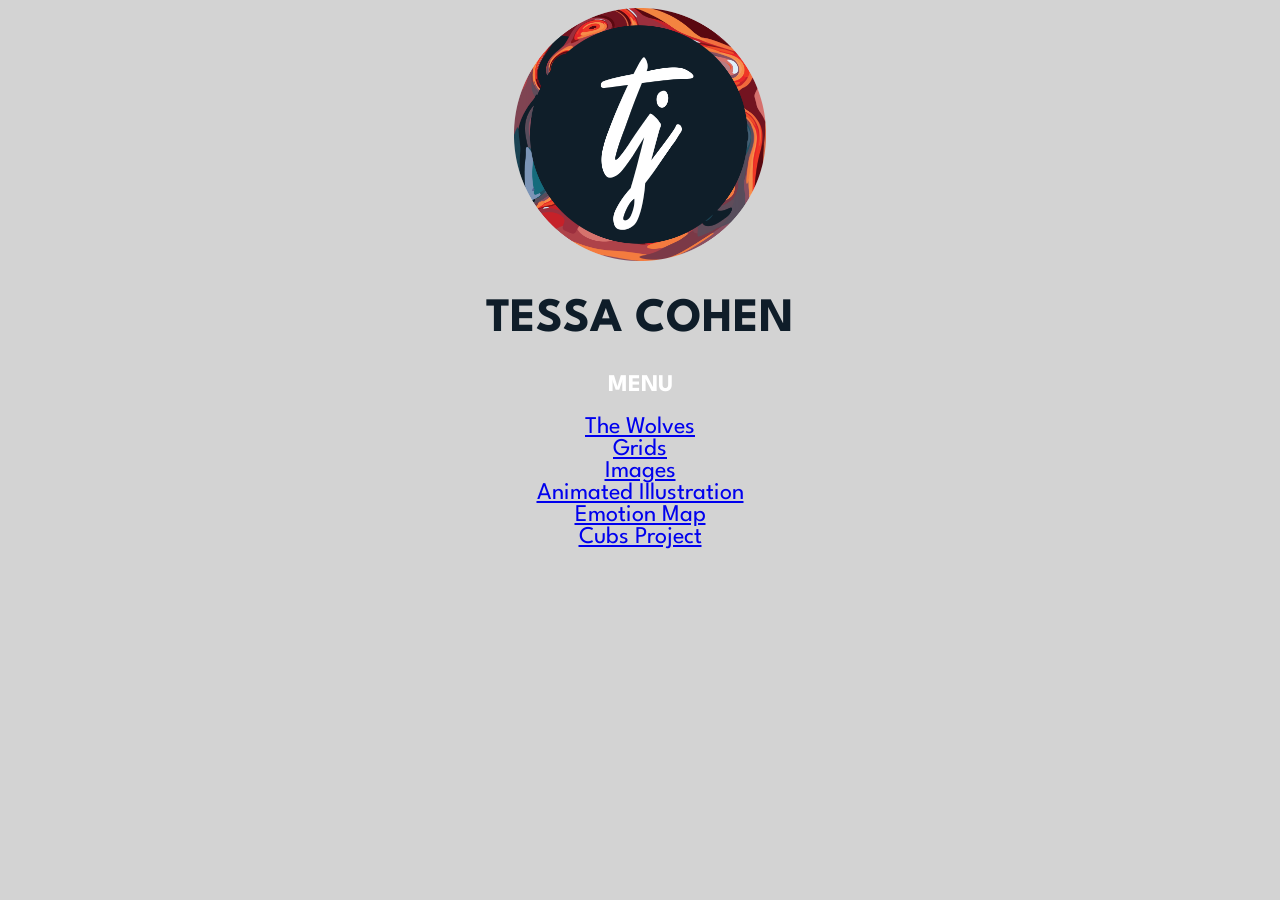
<file: index.html>
<!DOCTYPE html>
<html lang="en">
    <link href="style.css" rel="stylesheet" type="text/css">
    
<head>
    <meta charset="UTF-8">
    <link href="https://fonts.googleapis.com/css?family=Spartan&display=swap" rel="stylesheet">
</head>

    <body>
            <center><img class="image" src="logo.gif" style="width:20%;height:auto;"></center>
<center><font size="5" color="#0f1d29" font face="Spartan"><h1>TESSA COHEN</h1></font></center>
        <center><font color="white" font face="Spartan"><h2>MENU</h2></font></center>
        <div class=menu>
            <center><font size="5" color="white" font face="Spartan"><a href="WolvesProject/index.html">The Wolves</a></font></center>
        </div>
        <div class=menu>
            <center><font size="5" color="white" font face="Spartan"><a href="Grids/grids.html">Grids</a></font></center>
        </div>
        <div id=menu>
            <center><font size="5" color="white" font face="Spartan"><a href="Images/images.html">Images</a></font></center>
        </div>
        <div class=menu>
            <center><font size="5" color="white" font face="Spartan"><a href="mySVGTest/index.html">Animated Illustration</a></font></center>
        </div>
        <div class=menu>
            <center><font size="5" color="white" font face="Spartan"><a href="Emotion%20Map/index.html">Emotion Map</a></font></center>
        </div>
        <div class=menu>
            <center><font size="5" color="white" font face="Spartan"><a href="CubsV2/index.html">Cubs Project</a></font></center>
        </div>
    
    </body>
</html>
</file>
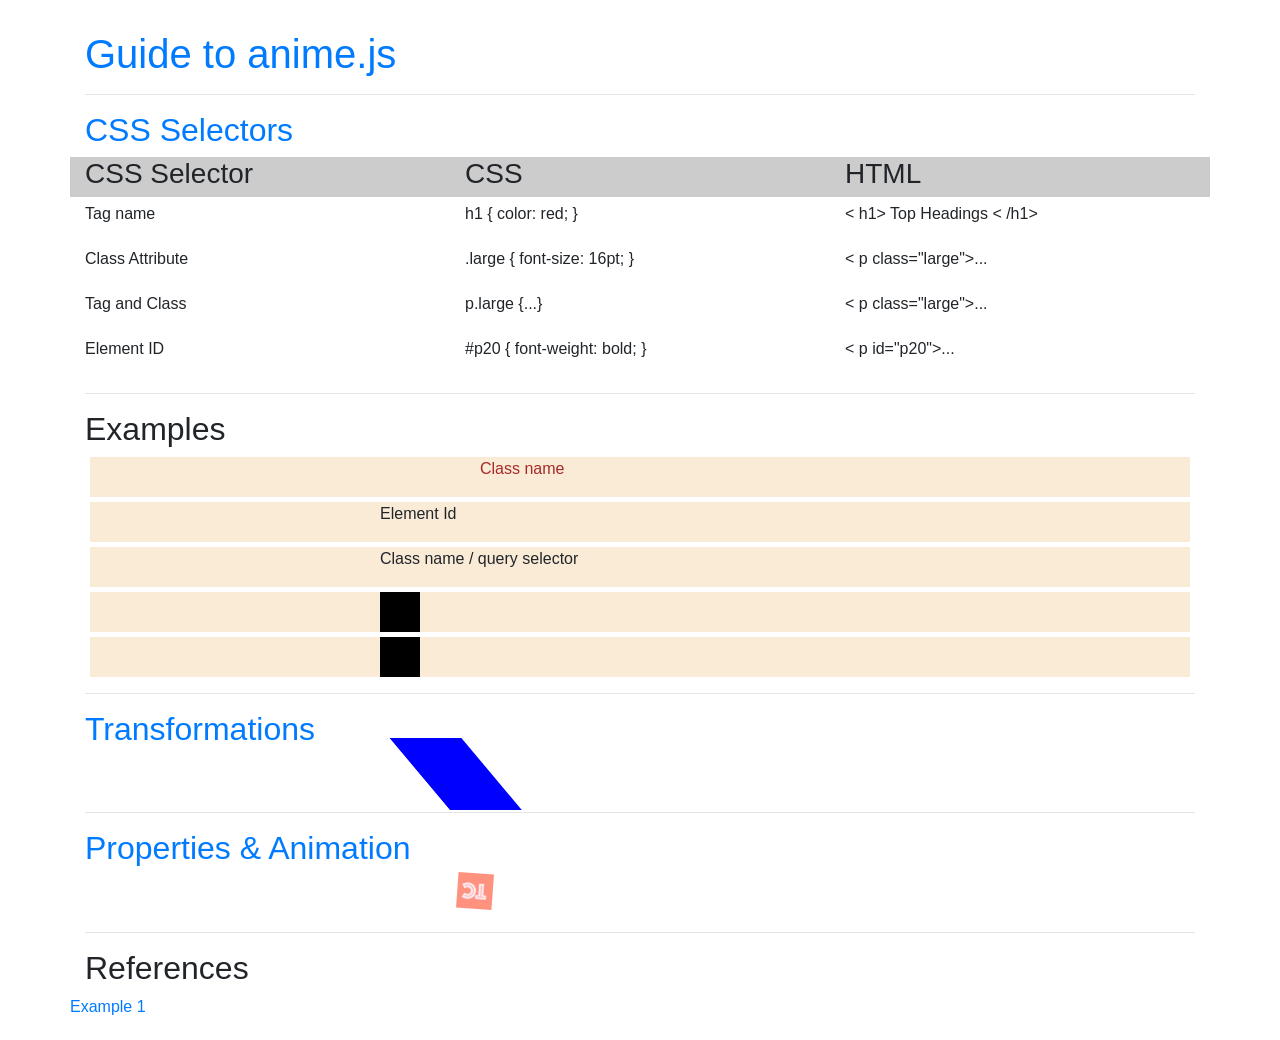
<file: animeCSS/index.html>
<!DOCTYPE html>
<html lang="en">

<head>
    <meta charset="UTF-8">

    <!-- libraries -->
    <script src="libs/anime.min.js" type="text/javascript"></script>

    <!-- css style -->
    <link rel="stylesheet" href="css/myStyles.css">

    <!-- bootstrap style -->
    <link rel="stylesheet" href="https://stackpath.bootstrapcdn.com/bootstrap/4.4.1/css/bootstrap.min.css" integrity="sha384-Vkoo8x4CGsO3+Hhxv8T/Q5PaXtkKtu6ug5TOeNV6gBiFeWPGFN9MuhOf23Q9Ifjh" crossorigin="anonymous">
    <script src="https://code.jquery.com/jquery-3.4.1.slim.min.js" integrity="sha384-J6qa4849blE2+poT4WnyKhv5vZF5SrPo0iEjwBvKU7imGFAV0wwj1yYfoRSJoZ+n" crossorigin="anonymous"></script>
    <script src="https://cdn.jsdelivr.net/npm/popper.js@1.16.0/dist/umd/popper.min.js" integrity="sha384-Q6E9RHvbIyZFJoft+2mJbHaEWldlvI9IOYy5n3zV9zzTtmI3UksdQRVvoxMfooAo" crossorigin="anonymous"></script>
    <script src="https://stackpath.bootstrapcdn.com/bootstrap/4.4.1/js/bootstrap.min.js" integrity="sha384-wfSDF2E50Y2D1uUdj0O3uMBJnjuUD4Ih7YwaYd1iqfktj0Uod8GCExl3Og8ifwB6" crossorigin="anonymous"></script>

</head>


<body>
    <div class="container" style="padding-top: 30px">
        <a href="https://animejs.com/" target="_blank">
            <h1>Guide to anime.js</h1>
        </a>
        <hr>
    </div>
    <div class="container">

        <a href="https://developer.mozilla.org/en-US/docs/Web/CSS/CSS_Selectors" target="_blank">
            <h2>CSS Selectors </h2>
        </a>
        <div class="row" style="background-color: rgb(204, 204, 204)">
            <div class="col">
                <h3>CSS Selector
                </h3>
            </div>
            <div class="col">
                <h3>CSS</h3>
            </div>
            <div class="col">
                <h3>HTML</h3>
            </div>
        </div>
        <div class="row">
            <div class="col">
                Tag name
            </div>
            <div class="col">
                h1 { color: red; }
            </div>
            <div class="col">
                < h1> Top Headings
                    < /h1>
            </div>
        </div>
        <div class="row">
            <div class="col">
                Class Attribute
            </div>
            <div class="col">
                .large { font-size: 16pt; }
            </div>
            <div class="col">
                < p class="large">...
            </div>
        </div>
        <div class="row">
            <div class="col">
                Tag and Class
            </div>
            <div class="col">
                p.large {...}
            </div>
            <div class="col">
                < p class="large">...
            </div>
        </div>
        <div class="row">
            <div class="col">
                Element ID
            </div>
            <div class="col">
                #p20 { font-weight: bold; }
            </div>
            <div class="col">
                < p id="p20">...
            </div>
        </div>
        <hr>
    </div>

    <!--EXAMPLES-->

    <div class="container">
        <h2>Examples</h2>
        <!-- by css class -->
        <div class="row1">
            <div class="txt"> Class name </div>
        </div>

        <!-- by id  -->
        <div class="row1">
            <div id="id_1"> Element Id </div>
        </div>

        <!-- by Tag -->
        <div class="row1">
            <p class="txt2">Class name / query selector</p>
        </div>

        <div class="row1">
            <svg class="box" width="800" height="180">
                <rect x="0" y="0" width="40" height="40" />
            </svg>

        </div>
        <div class="row1">
            <svg class="box2" id="secondBox" width="800" height="180">
                <rect x="0" y="0" width="40" height="40" />
            </svg>
        </div>

        <hr>
    </div>

    <!--TRANSFORMATIONS-->
    <div class="container">

        <a href="https://animejs.com/documentation/#CSStransforms">
            <h2>Transformations</h2>
        </a>

        <div class="row">
            <svg class="box3" width="800" height="180">
                <rect x="0" y="0" width="60" height="60" fill="blue"/>
            </svg>
        </div>
        <hr>
    </div>

    <!--PROPERTIES-->
    <div class="container">

        <a href="https://animejs.com/documentation/#duration">
            <h2>Properties & Animation</h2>
        </a>

        <div class="row">
            <img class="image" src="img/icon.png" width="30" height="30">
        </div>
        <hr>
    </div>

    <div class="container">
        <h2>References</h2>
        <div class="row">

            <a href="https://medium.com/@ajmeyghani/creating-javascript-animations-with-anime-js-f2b14716cdc6">Example 1</a>
        </div>
    </div>

    <!--javaScript code -->
    <script src="src.js"></script>

</body>

</html>
</file>
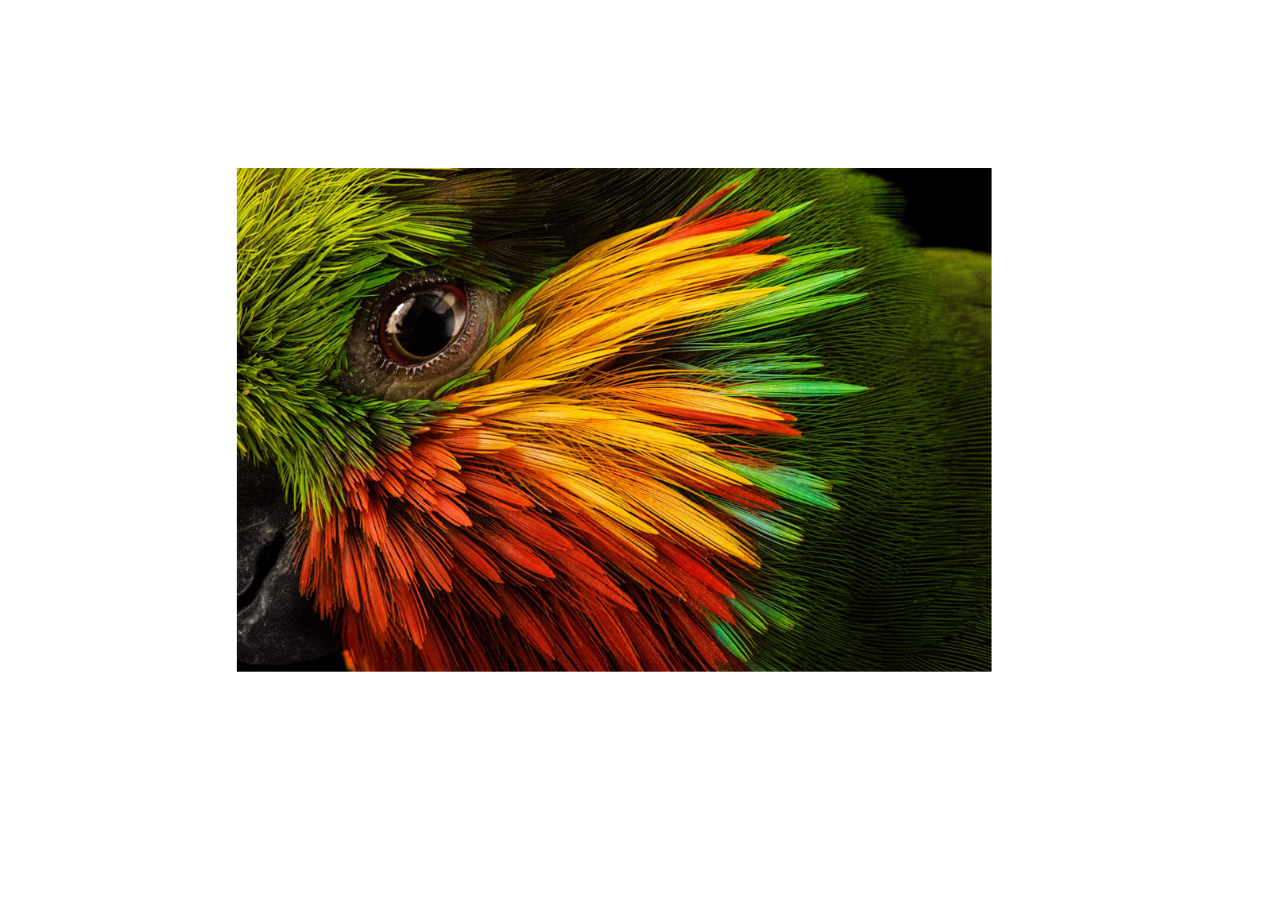
<file: animeSVG/index.html>
<!DOCTYPE html>
<html lang="en">

<head>
    <meta charset="UTF-8">

    <!-- libraries -->
    <script src="libs/p5.js" type="text/javascript"></script>
    <script src="libs/p5.dom.js" type="text/javascript"></script>
    <script src="libs/anime.min.js" type="text/javascript"></script>

    <!-- codigo javaScript -->
    <script src="p5_test.js"></script>

    <!-- css style -->
    <link rel="stylesheet" href="css/anime.css">

</head>


<body>
    <div class="anim">
        <!-- START SVG paths -->

        <?xml version="1.0" encoding="utf-8"?>
        <!-- Generator: Adobe Illustrator 21.1.0, SVG Export Plug-In . SVG Version: 6.00 Build 0)  -->
        <svg version="1.0" xmlns="http://www.w3.org/2000/svg" xmlns:xlink="http://www.w3.org/1999/xlink" x="0px" y="0px" viewBox="0 0 792 612" style="enable-background:new 0 0 792 612;" xml:space="preserve">
    <style type="text/css">
      .st0{fill:none;stroke:#FFFFFF;stroke-miterlimit:10;}
    </style>
    <g id="Layer_1">
      
        <image style="overflow:visible;" width="1900" height="1268" xlink:href="images/parrot.jpg"  transform="matrix(0.2701 0 0 0.2701 150.4371 108.8278)">
      </image>
    </g>
    <g id="Layer_2">
      <path class="st0" d="M253.7,238c-4.3-10.8-11.7-18.6-6.1-31.1c6.2-14,21.7-17.1,35.6-19.1c7.8-1.2,16.2-3.3,23.4-3.9
        c0.7,14.1,2.5,25.7-6,37.6c-6,8.3-17.7,18.7-27.4,21.8C267.9,244.9,256.2,243.6,253.7,238z"/>
      <path class="st0" d="M263.7,201.5c-6.4,4.5-7.8,14.7-4.5,21.7c3.8,8,12.1,10.4,20.4,10.7c11,0.5,15.7-4.5,18.5-14.6
        c2.5-8.8,0.2-17.2-8.6-21.2C283.9,195.7,264,192.1,263.7,201.5z"/>
      <path class="st0" d="M251.1,245.3c0.2-0.4,2.1-2.9,3.3-4C253.5,242.5,251.1,243.8,251.1,245.3z"/>
      <path class="st0" d="M267.7,249.2c-0.7-0.9-0.9-2.4-0.7-4C266.1,246.4,267.7,247.8,267.7,249.2z"/>
      <path class="st0" d="M278.3,245.9c-0.7-0.9-0.9-2.4-0.7-4C278.2,242.7,278,244.9,278.3,245.9z"/>
      <path class="st0" d="M241.2,230.7c-0.3,0,3.3-1,4-1.3C243.7,229.4,241.1,230.7,241.2,230.7z"/>
      <path class="st0" d="M238.5,216.8c1.8,0,3.5,0,5.3,0C242,216.5,240.4,216.9,238.5,216.8z"/>
      <path class="st0" d="M242.5,204.9c1.5,0.5,3,1,4.6,1.3C246,205.7,243.6,205.3,242.5,204.9z"/>
      <path class="st0" d="M253.1,192.9c0.6,0.8,1.4,1.8,2,2.6C253.3,194.4,254.3,194.7,253.1,192.9z"/>
      <path class="st0" d="M284.9,185.6c-0.6-0.8-9.7,3.4-10.6,2.6c-1.4-1.1-3-2-4.6-2.6"/>
      <path class="st0" d="M308.7,245.9c4.8-6.9,12.2-11.5,19.2-16.1c6-4,15.5-11.2,23-11.8c-7.3,3.7-12.7,11.7-19.7,16.3
        C326.1,237.7,318,245.1,308.7,245.9z"/>
      <path class="st0" d="M282.2,263.8c13.1-8.4,21.8-16.9,38.2-16.6C311.9,253.1,293.1,256.5,282.2,263.8z"/>
      <path class="st0" d="M323.5,226.4c-1.2,0.6-2.4,1.1-3.5,1.2c0.5-6.8,7.6-14.2,11.8-19.2c3.3-3.9,6.8-7.6,10.7-10.8
        c2.5-2.1,17.9-9.1,18.5-11.1c-3.2,11.2-12.8,19.6-21.5,26.8C335.4,216.8,329.1,223.5,323.5,226.4z"/>
      <path class="st0" d="M283.5,266.4c21.2-10.5,58-23,79.3-7.3c-15.8-1.3-32.4,4.8-47.7,8.1C305.5,269.3,297.1,269.2,283.5,266.4z"/>
      <path class="st0" d="M334.5,219.4c7.2-29.5,38.3-41.7,65.1-47c20.9-4.1,40-14.6,60.9-19.3c16-3.6,30.9-1.3,46.8-1.2
        c-7.8,4.6-17.8,7.4-26.8,10.1c-20.5,6.2-40.2,10.6-59.6,19.7c-17.6,8.3-35,17.2-52.6,25.6C359.7,211.6,349,218.5,334.5,219.4z"/>
      <path class="st0" d="M335.7,243.1c6.9-2.5,14.4-4.1,20.9-6.2c10-3.2,19.6-7.8,29.7-10.8c11.1-3.3,23-0.8,34.3-4.5
        c13.9-4.6,26.2-14.5,38.3-22.2c-14.5,8.3-18.2,25.6-29.1,36.6c-11.2,11.4-28.6,15.7-43.9,16.4c-12.2,0.6-23.9-1.8-35.9-2.5
        c-7.6-0.5-18.1,2.6-25-1.5c7.3-5.2,11.6-11.8,18.1-17.8c16.2-15.1,40.3-24.2,61.6-29.5c19.5-4.8,39.3-8.5,58.8-13.3
        c19.8-4.9,41.1-4.9,60.5-11c3.2-29.7-56.8-9.5-70-6.1c-16.7,4.2-32.5,9.5-47.8,17.5c-16.9,8.8-31.6,20.5-49.7,27.2"/>
      <path class="st0" d="M278.9,284.3c17.3-0.9,36.5,1.8,51.6-7.8c-8.4-3.3-21.8-0.8-30.9-0.8C291.4,275.7,284.5,276.3,278.9,284.3z"/>
      <path class="st0" d="M288.8,290.3c13.9-2.8,28.9-1.3,42.9-3.3c11-1.5,21.1-3.4,32.3-3.4c13.5,0,26.8,2,40.4,2
        c21.8,0,59.3-4.9,73,17.1c-15.4,0.8-30.3,4.1-46,4.1c-15.8,0-31.1-1.3-46.7-2.6c-32.4-2.8-64.8-4.2-97.2-6.1
        C287.5,297.2,287.3,295.9,288.8,290.3z"/>
      <path class="st0" d="M299.4,306.2c26.2,7.2,52.3,15.8,77.3,26.3c12.1,5,24.4,9.8,36.9,13.7c9.5,2.9,21.3,7.7,31.4,6.3
        c1.7-15.9-45.3-27.4-55.7-32c-12.6-5.5-24.2-12.1-36.3-18.3c-21.8-11.1-45.8-14.6-70.2-14.6"/>
      <path class="st0" d="M339.2,272.4c4.7-1.6,10.9-1.3,16.1-1.7c17.6-1.3,35.1-2.1,52.8-1.4c22.8,0.8,45.6,2.6,68.4,2.5
        c8.2,0,56.4,0.3,56.8,11.7c3.7-10.5,5.6-14.2-6.4-17.7c-20.6-6-41.9-5.3-63.1-5.3C423.2,260.5,379.5,252.6,339.2,272.4z"/>
    </g>
    </svg>

        <!-- END SVG paths -->

</body>
</file>
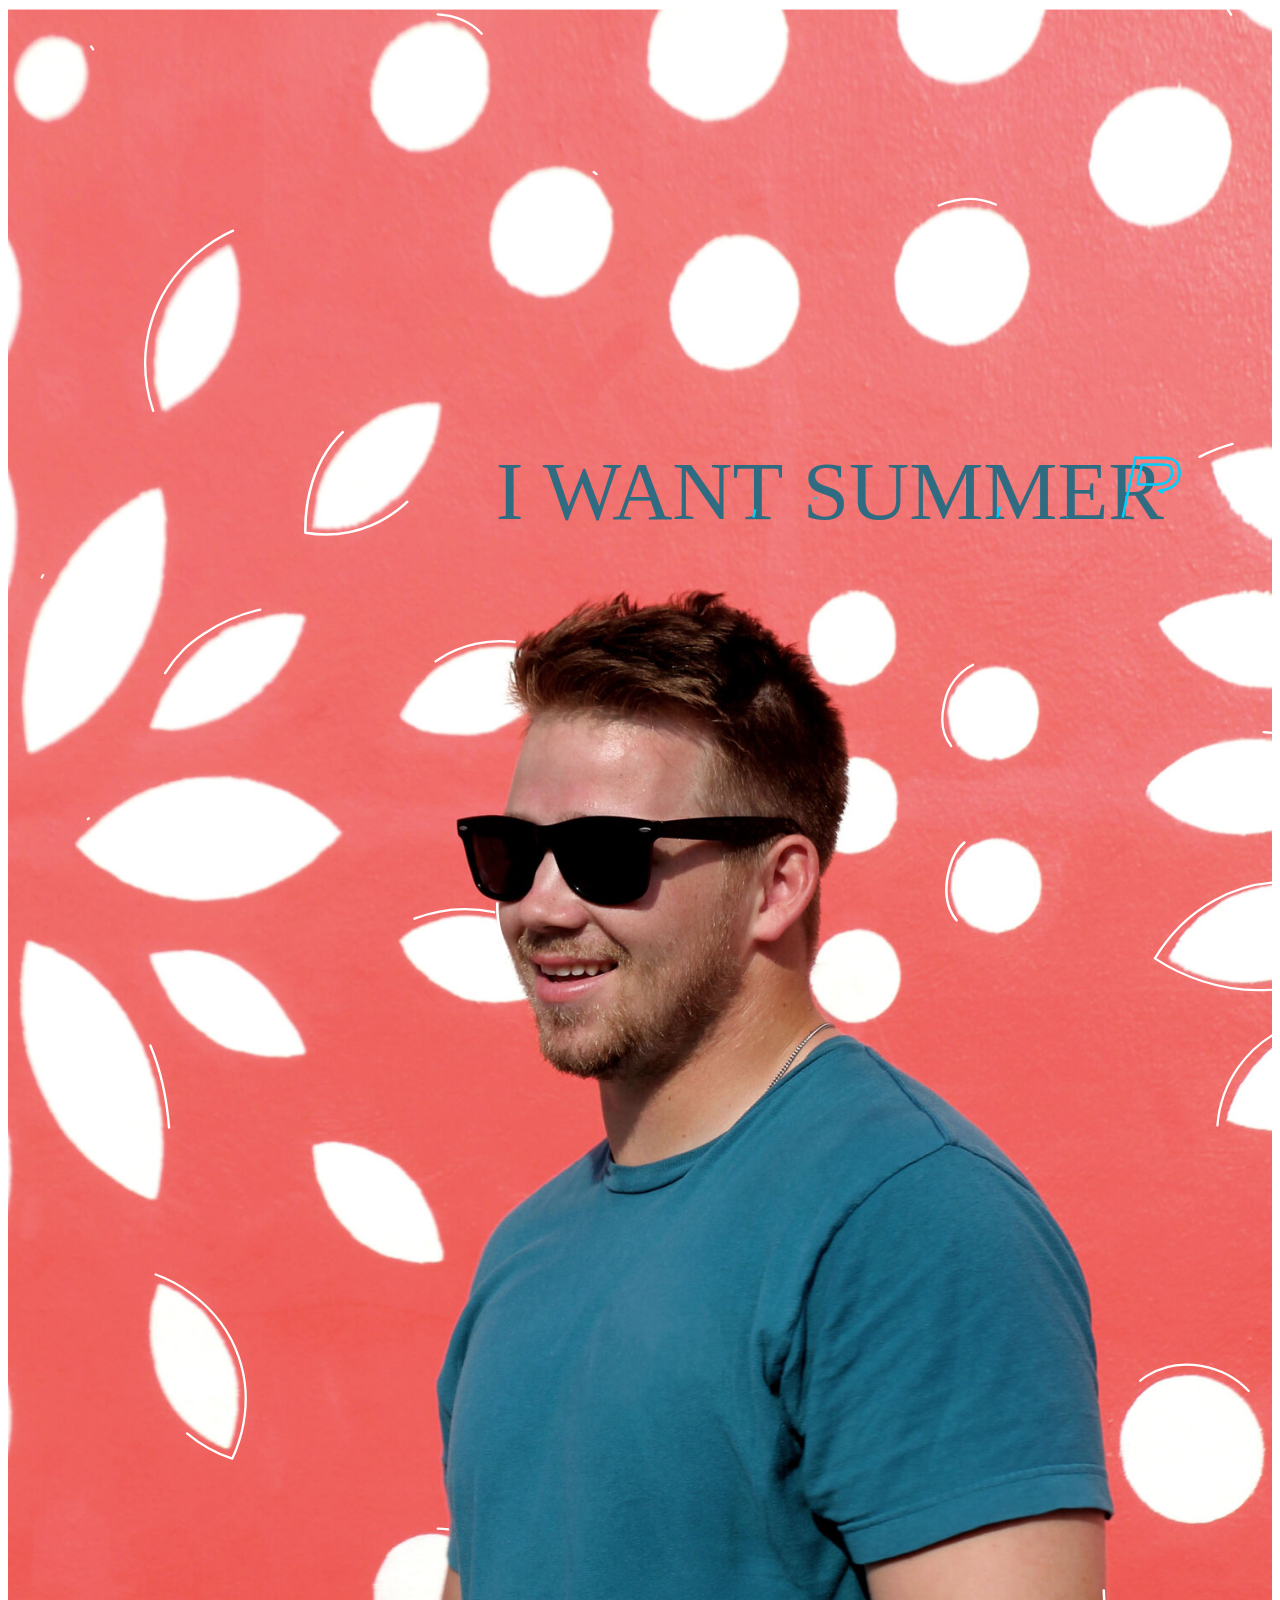
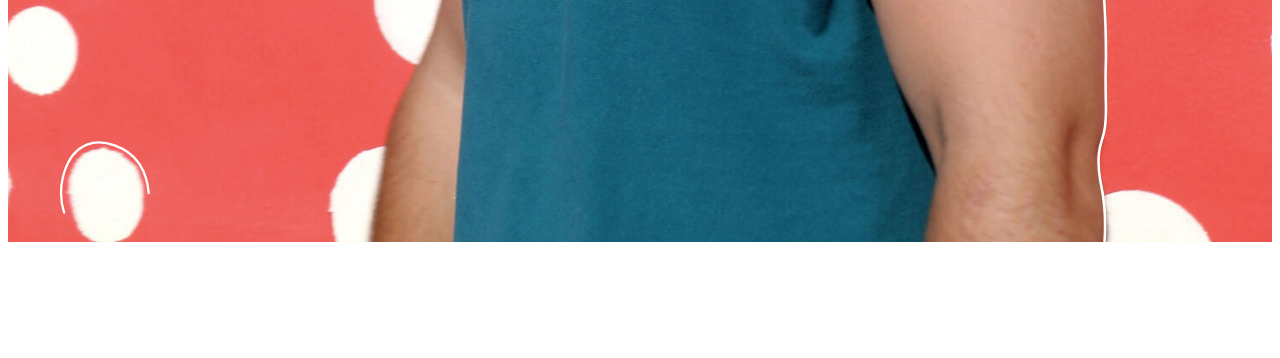
<file: mySVGTest copy/index.html>
<!DOCTYPE html>
<html>
    <head>
        <script src="libraries/anime.min.js"></script>
        <script src="libraries/p5.min.js"></script>
    
    </head>

    
    <body>

<?xml version="1.0" encoding="utf-8"?>
<!-- Generator: Adobe Illustrator 23.1.1, SVG Export Plug-In . SVG Version: 6.00 Build 0)  -->
<svg version="1.1" id="Layer_1" xmlns="http://www.w3.org/2000/svg" xmlns:xlink="http://www.w3.org/1999/xlink" x="0px" y="0px"
	 viewBox="0 0 1491.22 2164.16" style="enable-background:new 0 0 1491.22 2164.16;" xml:space="preserve">
<style type="text/css">
	.st0{fill:#306C81;}
	.st1{font-family:'Arial-ItalicMT';}
	.st2{font-size:98.3291px;}
	.st3{fill:none;stroke:#FFFFFF;stroke-width:3;stroke-linecap:round;stroke-linejoin:round;stroke-miterlimit:10;}
	.st4{fill:none;stroke:#FFFFFF;stroke-width:2.7781;stroke-linecap:round;stroke-linejoin:round;stroke-miterlimit:10;}
	.st5{fill:none;stroke:#FFFFFF;stroke-width:2.679;stroke-linecap:round;stroke-linejoin:round;stroke-miterlimit:10;}
	.st6{fill:none;stroke:#FFFFFF;stroke-width:2.6786;stroke-linecap:round;stroke-linejoin:round;stroke-miterlimit:10;}
	.st7{fill:none;stroke:#00CFFF;stroke-width:3;}
</style>
<image style="overflow:visible;" width="1500" height="2166" xlink:href="images/max.jpg"  transform="matrix(1 0 0 1 -6.0367 1.8355)">
</image>
<text transform="matrix(1 0 0 1 575.3136 602.3386)" class="st0 st1 st2">I WANT SUMMER</text>
<path class="st3" d="M586.33,953.45c-13.92,0.19-27.84,0.38-41.75,0.57c-5.31,0.07-11.54,0.64-14.3,5.18
	c-2.36,3.87-1.01,8.84,0.39,13.15c3.95,12.08,7.89,24.16,11.84,36.24c3.8,11.64,7.74,23.54,15.31,33.16
	c7.56,9.63,19.61,16.68,31.72,14.9c11.57-1.69,20.74-10.95,26.29-21.24c5.55-10.29,8.31-21.81,12.63-32.68
	c2.11-5.32,6.76-11.48,12.14-9.54c4.22,1.52,5.21,6.89,6.01,11.31c3.08,16.97,13.37,32.5,27.8,41.95
	c14.42,9.45,32.78,12.68,49.56,8.72c14.72-3.47,29-13.68,32.25-28.44c1.66-7.56,0.32-15.41,0.2-23.15s1.38-16.21,7.24-21.27
	c6-5.18,14.71-5.32,22.63-5.18c37.82,0.65,75.64,1.3,113.47,1.95c12.79,0.22,24.59-6.19,37.27-4.49
	c-2.57-9.48-11.37-16.25-20.77-19.13c-9.4-2.88-19.43-2.52-29.25-2.14c-22.74,0.89-45.48,1.78-68.22,2.66
	c-17.3,0.68-34.63,1.35-51.91,0.33c-30.51-1.79-61.87-8.76-91.09,0.2c-18.81,5.77-39.27,11.53-58.41,6.97
	C606.86,960.99,597.13,953.3,586.33,953.45z"/>
<path class="st3" d="M951.9,1104.15c2.37-2.34,28.39-27.29,61.02-20.26c4.27,0.92,22.64,4.87,34.47,21.65
	c7.32,10.38,8.64,20.71,9.21,25.65c0.44,3.8,2.54,30.39-16.72,50.27c-6.35,6.56-14.57,11.29-23.43,13.48
	c-20.15,4.99-36.87,0.17-42.63-2.12"/>
<path class="st3" d="M1128.23,984.64c-9.33,7.42-14.35,19-17.5,30.5c-4.32,15.77-5.69,33.04,0.54,48.16
	c6.26,15.21,20.12,26.9,36,31.19c15.88,4.3,33.43,1.34,47.42-7.3c13.99-8.65,24.36-22.74,29.17-38.47
	c3.92-12.8,2.26-23.39,1.89-25.88c-0.68-4.53-2.88-15.59-11.06-26.53c-13.71-18.34-33.81-22.45-38.12-23.22
	C1171.1,972.1,1147.55,969.28,1128.23,984.64z"/>
<path class="st4" d="M990.6,879.94c3.28-0.3,34-2.62,51.3,19.19c11.13,14.04,10.77,30.57,10.53,41.27
	c-0.22,10.1-0.66,29.73-14.24,44.25c-14.85,15.87-40.42,20.27-65.11,12.49"/>
<path class="st4" d="M1138.58,774.73c-17.07,8.64-29.82,25.36-33.63,44.11c-1.51,7.43-5.68,21-0.24,36.84
	c8.13,23.71,30.13,33.1,34.69,34.91c4,1.59,26.99,10.26,50.61-2.11c22.28-11.67,28.68-33.46,30.23-38.73
	c1.2-4.08,9.87-35.59-11.2-60.28c-1.25-1.46-20.23-23-48.33-21.15C1158.81,768.44,1149.4,769.25,1138.58,774.73z"/>
<path class="st4" d="M948.51,709.34c-8.17,11.25-9.56,22.95-10.17,28.67c-2.31,21.6,5.48,50.9,27.19,61.63
	c12.37,6.11,26,4.7,33.94,3.66c8.43-1.1,16.85-3.03,24.39-6.95c27.03-14.05,29.22-50.43,29.35-52.55
	c0.35-5.97,2.05-34.41-17.77-50.64C1010.49,672.72,966.76,684.2,948.51,709.34z"/>
<path class="st4" d="M573.47,1066.73c-41.43-8.77-86.16-0.85-122.06,21.62c2.9,10.83,9.06,28.43,22.85,46.19
	c5.96,7.68,22.75,28.7,53.03,40.11c37.52,14.14,70.91,4.14,81.23,0.59"/>
<path class="st4" d="M597.73,748.02c-30.76-3.92-62.82,3.25-88.98,19.91c-26.15,16.66-46.21,42.69-55.65,72.22
	c8.86,6.14,18.57,11.06,28.76,14.57c10.39,3.58,32.25,11.96,60.89,9.68c30.59-2.44,52.79-15.4,63.59-22.81"/>
<path class="st4" d="M95.31,955.97c-7.49,6.8-18.15,17.46-29.17,32.51c14.14,15.02,42.65,41.24,86.86,57.3
	c9.57,3.48,48.34,16.8,99.63,12.21c11.95-1.07,52.16-5.58,93.34-28.78c21.64-12.19,32.25-23.18,37.51-29.23
	c11.74-13.49,18.29-27.01,21.95-36.3c-18.86-18.43-37.28-30.73-51.27-38.7c-23.06-13.15-42.68-19.46-49.43-21.47
	c0,0-0.8-0.24-1.46-0.43C280.33,896.45,174.61,883.9,95.31,955.97z"/>
<path class="st4" d="M297.63,709.8c-55.71,12.06-90.25,47.04-90.25,47.04c-36.81,37.27-44.43,81.16-46.35,96.11
	c25.35,5.79,45.92,4.4,58.67,2.53c60.49-8.91,98.71-51.51,113.88-74.16c14.2-21.2,21.11-44.18,21.5-45.5
	c3.04-10.35,4.55-19.36,5.36-26.01c-6.32-1.47-15.27-3.09-26.08-3.5C334.36,706.29,316.89,705.63,297.63,709.8z"/>
<path class="st4" d="M331.5,1172.69c8.29,12.01,21,33.96,26.48,65.8c-12.37,3.85-53.59,14.99-100.61-3.24
	c-45.74-17.74-69.2-52.5-78.33-68.7c-12.58-22.31-17.03-43.16-18.82-56.24c11.04-3.71,27.92-7.96,48.5-7.43
	C283.09,1104.77,327.61,1167.06,331.5,1172.69z"/>
<path class="st4" d="M167.95,1223.99c18.09,43.2,20.9,79.88,22.55,104.01c1.57,22.94,1.67,55.36-5.27,93.75
	c-27.36-9.17-79.62-31.21-121.76-82.66c-85.03-103.82-53.32-235.23-49.15-251.34c24.77,6.14,69.17,21.24,106.72,60.56
	C147.61,1176.14,159.89,1204.73,167.95,1223.99z"/>
<path class="st5" d="M41.49,668.83c-21.94,40.04-27.1,75.56-30.59,101.23c-7.06,51.99-0.72,95.16,5.38,122.34
	c22.5-7.67,89.86-33.87,137.42-104.92c39.79-59.45,44.66-118.85,45.15-144.76c0.75-40.16-7.69-72.63-14.82-93.36
	c-5.34,1.76-13.3,4.59-22.63,8.75C84.61,592.33,47.83,657.27,41.49,668.83z"/>
<path class="st3" d="M394.93,500.43c-44.51,42.28-44.44,104.59-44.1,118.59c12.58,2.19,43.32,5.77,77.81-8.68
	c9.18-3.85,35.19-15.9,56.38-43.38c13.73-17.81,19.56-34.45,23-44.55c8.81-25.86,9.7-48.54,9.17-62.91
	c-15.38-1.31-44.29-1.66-76.41,11.73C414.54,482.16,398.33,497.2,394.93,500.43z"/>
<path class="st3" d="M463.42,1355.82c20.98,15.33,32.24,34.69,38.17,45.1c19.21,33.78,21.84,66.23,21.97,83.27
	c-13.05,2.98-40.07,7.26-71.5-2.26c-48.12-14.57-72.08-51.02-78.27-60.77c-22.51-35.42-23.35-70.54-22.91-84.6
	C363.46,1333.77,418.5,1322.99,463.42,1355.82z"/>
<path class="st4" d="M265.49,262.67c-9.59,4.26-75.45,34.81-97.1,109.96c-17.17,59.59,4.48,108.95,10.53,121.66
	c9.13-4.1,80.15-37.44,99.44-116.98C291.79,321.89,272.21,276.63,265.49,262.67z"/>
<path class="st4" d="M100.4,48.79C89.58,31.25,68.52,27,64.82,26.25c-18.52-3.74-40.37,1.18-54.56,16.61
	c-20.64,22.44-18.82,60.32,2.37,81.85c11.95,12.14,31.26,20.3,49.82,16.01C99.1,132.25,118.72,78.47,100.4,48.79z"/>
<path class="st4" d="M558.87,30.38C528.94-1.3,484.31,8.82,481.95,9.4c-29.43,7.2-44.98,28.95-49.59,35.6
	c-1.42,2.04-34.31,51.27-6.99,95.99c1.06,1.74,22.56,35.66,62.3,38.14c42.07,2.63,75.84-31.77,86.46-66.11
	C576.08,106.72,589.01,62.27,558.87,30.38z"/>
<path class="st4" d="M694.28,195.94c-26.42-21.36-69.14-21.41-97.9-1.27c-22.75,15.93-29.8,39.62-32.42,48.95
	c-2.23,7.92-15.21,57.91,17.8,89c28.28,26.64,74.51,24.5,102.99,4.45C728.79,306.06,735.06,228.91,694.28,195.94z"/>
<path class="st4" d="M762.01-21.4c-23.75,25.21-23.03,61.38-22.83,71.26c0.23,11.42,0.96,48.07,27.68,72.65
	c31.91,29.35,87.77,29.41,124.54,1.38c40.7-31.02,54.91-94.05,24.22-136.99C878.61-64.86,797.03-58.58,762.01-21.4z"/>
<path class="st4" d="M928.37,294.48c-22.91-32.68-67.95-43.77-101.02-30.44c-54.89,22.12-73.83,110.34-33.9,150.14
	c26.29,26.2,74.99,28.31,108.63,5.54C941.62,392.94,956.39,334.45,928.37,294.48z"/>
<path class="st4" d="M1165.38,231.83c-44.92-19.92-101.12,8.71-120.39,51.89c-1.56,3.49-20.24,47.4,6.92,86.49
	c18.47,26.59,49.74,38.85,77.49,36.67c48.89-3.83,88.66-52.62,85.1-101.71C1212.41,276.42,1195.28,245.09,1165.38,231.83z"/>
<path class="st4" d="M1056.68-56.8c-35.37,40.15-19.49,120.74,23.57,146.67c19.15,11.53,40.53,10.34,50.42,9.82
	c11.18-0.59,52.11-4.54,79.23-40.6c16.36-21.74,29.28-57.31,17.02-87.09C1203.99-83.73,1098.86-104.7,1056.68-56.8z"/>
<path class="st4" d="M1433.87-24.06c-3.73,25.67,21.41,45.49,23.57,47.15c24.87,19.02,68.02,21.05,85.12-2.62
	c18.23-25.22,2.57-73.65-32.08-85.78C1478.25-76.59,1438.15-53.47,1433.87-24.06z"/>
<path class="st4" d="M1409.65,89.87c-44.5-23.04-91.46,7.08-97.56,11.13c-11.7,7.77-51.03,37.24-48.45,85.78
	c1.57,29.56,18.3,58.92,45.18,73.34c44.67,23.95,100.82-2.24,126.38-38.63c4.33-6.16,29.27-43.21,14.41-85.12
	C1447.75,131.17,1437.66,104.38,1409.65,89.87z"/>
<path class="st4" d="M1405.65,529.57c73.41-37.24,151.3-25.81,187.17,19.1c21.4,26.79,23.09,59.55,22.28,77.67
	c-14.45,11.26-40.3,27.32-73.21,27.38C1483.97,653.82,1427.12,604.36,1405.65,529.57z"/>
<path class="st4" d="M1640.88,767.38c-7.38-9.66-67.14-85.29-167.38-85.75c-68.99-0.32-116.94,35.15-131.78,47.11
	c3.8,4.52,95.34,110.1,211.36,85.31C1593.96,805.32,1623.4,783.49,1640.88,767.38z"/>
<path class="st6" d="M1603.49,922.94c-8.77-11.6-45.2-56.97-108.61-67.15c-62.9-10.1-127.92,18.37-168.76,72.99
	c8.65,8.33,68.41,63.92,155.91,54.89C1550.2,976.63,1592.3,934.81,1603.49,922.94z"/>
<path class="st6" d="M1628.41,1087.38c-9.9-10.65-50.74-52.1-114.85-55.81c-63.6-3.68-125.41,31.22-160.5,89.7
	c11.74,7.9,81.94,53.5,169.68,31.52C1580.11,1138.41,1615.08,1102.63,1628.41,1087.38z"/>
<path class="st6" d="M1426.82,1318.37c3.93-50.37,35.12-94.63,81.05-114.92c47.51-20.98,103.24-12.98,143.34,20.56
	c-2.61,18.04-10.46,51.46-37.5,78.02C1570.25,1344.74,1495.21,1352.03,1426.82,1318.37z"/>
<path class="st6" d="M1463.72,1631.67c-28.63-30.67-81.4-42.41-119.76-18.14c-38.45,24.32-40.92,71.23-41.13,76.81
	c-1.92,52.6,39.47,83.24,42.34,85.28c28.65,20.44,71.57,28.06,103.43,8.47C1495.93,1754.97,1504.02,1674.85,1463.72,1631.67z"/>
<path class="st6" d="M1434.52,2182.79c-1.16-7.8-7.36-43.81-39.82-67.95c-45.43-33.8-99.7-12.66-102.75-11.41"/>
<path class="st6" d="M174.19,1494.12c8.31,2.9,73.89,27.09,98.05,97.53c20.31,59.23-2.87,109.72-7.78,119.84
	c-9.46-3.04-65-21.89-92.86-80.93C140.09,1563.78,170.41,1501.56,174.19,1494.12z"/>
<path class="st6" d="M80.11,1970.79c14.91-21.01,9.36-45.01,8.5-48.48c-1.07-4.3-5.74-23.12-22.05-33.38
	c-24.1-15.17-67.13-7.54-82.8,24.58c-13.73,28.14-1.83,65.6,27.17,78.28C36.31,2002.89,65.72,1991.06,80.11,1970.79z"/>
<path class="st6" d="M519.28,1794.99c-36.48-4.51-71.86,8.34-88.73,34.18c-24.57,37.62-9.54,102.18,46.19,133.83"/>
<path class="st6" d="M166,2106.12c-0.57-7.21-2.54-32.2-24-47.99c-1.29-0.95-25.88-18.52-48.81-9.35
	c-29.94,11.97-39.44,62.51-21.15,93.55c8.45,14.34,27.58,32.54,50.03,29.69c20.81-2.64,32.59-21.88,35.38-26.44
	C167.58,2129.05,166.51,2112.6,166,2106.12z"/>
<path class="st6" d="M444.76,2043.9c-8.77,0.26-37.02,2.21-57.22,23.51c-25.76,27.16-28.12,74.93-2.22,114.89"/>
<path class="st3" d="M1293.28,2168.29c2.57-31.47-0.14-54.52-3.3-70.16c-1.57-7.77-4.77-21.22-2.89-39.21
	c1.38-13.21,3.85-13.07,6.6-28.06c3.06-16.66,1.08-22.63,1.24-61.49c0.06-15.51,0.36-13.27,0.41-26.41
	c0.02-6.31,0.05-30.13-2.06-64.8c0,0-3.75-61.54,2.06-83.37c1.14-4.28,2.48-7.43,2.48-7.43c2.92-6.87,5.58-8.77,7.02-12.79
	c2.24-6.28-0.44-12.39-1.65-15.68c-3.1-8.4-6.88-39.99-14.44-103.18c-2.32-19.34-3.61-35.04-6.19-66.45
	c-2.12-25.78-2.77-37.99-2.98-42.27c-0.78-15.42-0.5-16.62-1.08-22.24c-2.28-21.96-10.13-38.18-14.65-47.52
	c-34.51-71.31-88.2-124.51-88.2-124.51c-64.94-68.18-149.01-117.73-149.01-117.73c-24.33-13.71-48.17-24.77-64.36-52.44
	c-17.5-29.9-15.56-61.22-12.28-93.88C963.63,953,985.75,941.03,980.48,887.2c-5.57-56.83-37.92-121.98-96.94-159.22
	c0,0-81.6-51.48-185.43-19.1c-14,4.36-33.1,14.7-71.32,35.37c-8.92,4.83-14.99,8.27-19.77,15.53c-10.39,15.78-10.79,43.7,0.47,61.65
	c2.47,3.94,6.2,8.51,7.06,16c0.83,7.28-1.57,12.74-4.24,19.77c-3.68,9.69-5.77,19.94-9.41,29.65c-4.45,11.84-10.03,31.11-14.9,63.63
	"/>
<path class="st3" d="M577.18,1056.48c-0.1,8.4,0.44,21.57,4.33,36.99c2.98,11.77,5.81,16.53,20.52,48.55
	c18.87,41.07,19.88,45.57,20.52,50.86c1.35,11.28,0.04,18.2,4.62,30.34c3.01,7.98,6.59,17.46,15.6,23.98
	c13.79,9.98,37.61,11.1,41.32,11.27c4.33,0.2,7.81,0.08,10.98,2.6c5.41,4.3,2.9,10.71,4.91,24.85c1.36,9.52,4.27,19.05,8.67,40.75
	c0.21,1.04,0.6,3.06,0,5.49c-1.63,6.58-8.97,9.9-11.07,10.91c-14.39,6.89-48.34,32.54-81.12,57.29
	c-27.62,20.86-44.1,33.31-52.3,55.19c-7.33,19.56-12.87,41-12.87,41c-2.16,8.38-3.72,15.54-7.93,25.54
	c-4.82,11.44-6.96,12-12.15,22.56c-9.68,19.69-5.61,24.58-15.87,48.6c-5.43,12.7-7.26,12.97-8.93,20.83
	c-0.58,2.75-1.67,8.92,0.99,32.48c1.39,12.33,2.19,19.39,3.97,29.51c2.94,16.71,4.78,20.34,2.48,26.04
	c-0.83,2.07-3.19,6.81-1.98,12.4c0.44,2.04,1.04,2.72,1.74,4.71c2.21,6.3,0.68,12.15,0.25,14.38c-2.72,14.07,10.56,27.93,8.43,53.31
	c-1.57,18.68-3.97,27.27-3.97,27.27c-1.3,4.63-2.65,8.09-1.49,12.65c1.22,4.77,4.3,7.2,4.22,12.65c-0.04,2.65-0.81,4.57-1.24,5.7
	c-2.3,6.08-1.29,6.75-6.2,26.28c-3.28,13.04-9.01,33.78-12.15,43.64c-9.88,31.06-21.48,40.74-34.71,67.94
	c-9.68,19.89-14.14,41.36-23.06,84.3c-5.54,26.66-11.86,62.68-16.12,106.12"/>
<g>
	<path class="st7" d="M580.5,601.15l14.74-70.39h9.36l-14.69,70.39H580.5z"/>
	<path class="st7" d="M646.13,601.15l-4.32-70.39h9.55l1.63,34.81c0.1,1.66,0.26,6.18,0.48,13.54c0.06,2.05,0.1,3.49,0.1,4.32
		c0,0.54-0.02,2.13-0.05,4.75c3.9-8,6.72-13.64,8.45-16.9l21.41-40.52h9.7l2.35,41.15c0.26,4.71,0.43,10.37,0.53,17
		c0.58-1.63,1.6-4.06,3.07-7.3c2.34-5.22,4.06-8.95,5.19-11.19l20.07-39.66h9.6l-35.82,70.39H688l-2.35-42.63
		c-0.22-3.65-0.4-8.13-0.53-13.44c-1.95,4.45-3.58,7.91-4.9,10.37l-24.39,45.71H646.13z"/>
	<path class="st7" d="M718.58,601.15l39.9-70.39h11.09l11.62,70.39h-9.12l-3.41-20.26h-28.47l-11.28,20.26H718.58z M744.22,573.64
		h23.29l-2.74-17.67c-1.06-7.01-1.71-12.85-1.97-17.52c-1.6,4.03-3.94,8.82-7.01,14.36L744.22,573.64z"/>
	<path class="st7" d="M790.93,601.15l14.74-70.39h9.12l11.86,26.41c3.62,8.07,6.48,14.85,8.59,20.36c1.22,3.2,2.62,7.52,4.23,12.96
		c0.86-5.92,1.95-12.03,3.26-18.34l8.64-41.39h9.17l-14.69,70.39h-9.31l-17.48-40.67c-3.11-7.17-5.52-13.49-7.25-18.96
		c-0.48,4.58-1.41,10.2-2.78,16.85l-8.93,42.78H790.93z"/>
	<path class="st7" d="M879.47,601.15l13.01-62.37h-23.09l1.68-8.02h55.41l-1.68,8.02h-22.9l-13.01,62.37H879.47z"/>
	<path class="st7" d="M951.44,578.39l9.22-0.86l-0.1,2.45c0,2.72,0.62,5.21,1.87,7.47c1.25,2.26,3.31,4,6.19,5.23
		c2.88,1.23,6.3,1.85,10.27,1.85c5.63,0,9.93-1.23,12.89-3.7c2.96-2.46,4.44-5.28,4.44-8.45c0-2.21-0.78-4.23-2.35-6.05
		c-1.6-1.79-5.97-4.23-13.11-7.3c-5.54-2.4-9.31-4.24-11.33-5.52c-3.17-2.08-5.5-4.35-7.01-6.79c-1.5-2.45-2.26-5.24-2.26-8.38
		c0-3.62,0.99-6.88,2.98-9.79c1.98-2.91,4.89-5.14,8.71-6.67c3.82-1.54,8.14-2.3,12.94-2.3c5.73,0,10.56,0.96,14.5,2.88
		c3.94,1.92,6.79,4.48,8.57,7.68s2.66,6.26,2.66,9.17c0,0.29-0.02,0.77-0.05,1.44l-9.07,0.72c0-1.98-0.18-3.54-0.53-4.66
		c-0.64-1.95-1.63-3.6-2.98-4.94c-1.34-1.34-3.19-2.42-5.55-3.24c-2.35-0.82-4.99-1.22-7.9-1.22c-5.12,0-9.11,1.15-11.96,3.46
		c-2.18,1.76-3.26,4.1-3.26,7.01c0,1.73,0.45,3.27,1.34,4.63c0.9,1.36,2.51,2.7,4.85,4.01c1.66,0.93,5.62,2.77,11.86,5.52
		c5.06,2.24,8.55,4,10.47,5.28c2.56,1.7,4.53,3.75,5.91,6.17c1.38,2.42,2.06,5.16,2.06,8.23c0,3.81-1.16,7.32-3.48,10.54
		s-5.53,5.71-9.63,7.47c-4.1,1.76-8.79,2.64-14.07,2.64c-7.97,0-14.48-1.74-19.52-5.21C954.01,593.67,951.47,587.42,951.44,578.39z"
		/>
	<path class="st7" d="M1029.6,530.76h9.41l-9.03,43.26c-0.74,3.58-1.1,6.24-1.1,7.97c0,3.78,1.49,6.82,4.47,9.12
		c2.98,2.3,6.72,3.46,11.23,3.46c3.58,0,6.92-0.82,10.01-2.47c3.09-1.65,5.53-4.07,7.32-7.27c1.79-3.2,3.41-8.31,4.85-15.32
		l8.11-38.75h9.41l-8.59,41.29c-1.47,7.04-3.41,12.62-5.81,16.73c-2.4,4.11-5.73,7.41-9.99,9.89c-4.26,2.48-9.2,3.72-14.84,3.72
		c-5.31,0-9.92-0.88-13.8-2.64c-3.89-1.76-6.8-4.19-8.74-7.3c-1.94-3.1-2.9-6.63-2.9-10.56c0-2.46,0.66-6.71,1.97-12.72
		L1029.6,530.76z"/>
	<path class="st7" d="M1085.44,601.15l14.69-70.39h11.57l7.11,45.61c0.93,5.99,1.54,11.73,1.82,17.24
		c1.95-4.74,5.22-11.15,9.79-19.25l24.68-43.6h11.76l-14.69,70.39h-9.27l7.35-34.23c1.7-7.91,4.13-16.77,7.3-26.6
		c-2.02,4.58-4.51,9.51-7.49,14.79l-26.21,46.04h-9.07l-7.06-45.13c-0.64-4.13-1.1-8.95-1.39-14.45c-0.8,6.18-1.58,11.07-2.35,14.69
		l-9.36,44.89H1085.44z"/>
	<path class="st7" d="M1167.35,601.15l14.69-70.39h11.57l7.11,45.61c0.93,5.99,1.54,11.73,1.82,17.24
		c1.95-4.74,5.22-11.15,9.79-19.25l24.68-43.6h11.76l-14.69,70.39h-9.27l7.35-34.23c1.7-7.91,4.13-16.77,7.3-26.6
		c-2.02,4.58-4.51,9.51-7.49,14.79l-26.21,46.04h-9.07l-7.06-45.13c-0.64-4.13-1.1-8.95-1.39-14.45c-0.8,6.18-1.58,11.07-2.35,14.69
		l-9.36,44.89H1167.35z"/>
	<path class="st7" d="M1249.35,601.15l14.74-70.39h50.8l-1.68,8.02h-41.39l-4.61,21.89h40.33l-1.68,8.02h-40.33l-5.09,24.49h44.32
		l-1.68,7.97H1249.35z"/>
	<path class="st7" d="M1315.13,601.15l14.74-70.39h29.53c5.83,0,10.24,0.49,13.25,1.46c3.01,0.98,5.37,2.81,7.08,5.5
		c1.71,2.69,2.57,6.08,2.57,10.18c0,5.73-1.87,10.48-5.62,14.26c-3.75,3.78-9.79,6.23-18.15,7.35c2.56,1.89,4.5,3.75,5.81,5.57
		c2.95,4.13,5.31,8.4,7.11,12.82l5.38,13.25h-10.51l-5.04-13.11c-1.82-4.74-3.91-8.83-6.24-12.29c-1.6-2.4-3.23-3.98-4.9-4.73
		c-1.67-0.75-4.37-1.13-8.11-1.13h-10.95l-6.53,31.26H1315.13z M1332.66,562.26h13.01c6.02,0,9.94-0.08,11.76-0.24
		c3.55-0.35,6.46-1.15,8.74-2.4c2.27-1.25,4.03-2.93,5.28-5.04c1.25-2.11,1.87-4.38,1.87-6.82c0-2.05-0.46-3.83-1.39-5.35
		c-0.93-1.52-2.14-2.55-3.65-3.1c-1.5-0.54-4.07-0.82-7.68-0.82h-22.95L1332.66,562.26z"/>
</g>
</svg>






        <script src="src/script.js"></script>
    
    </body>
</html>
</file>
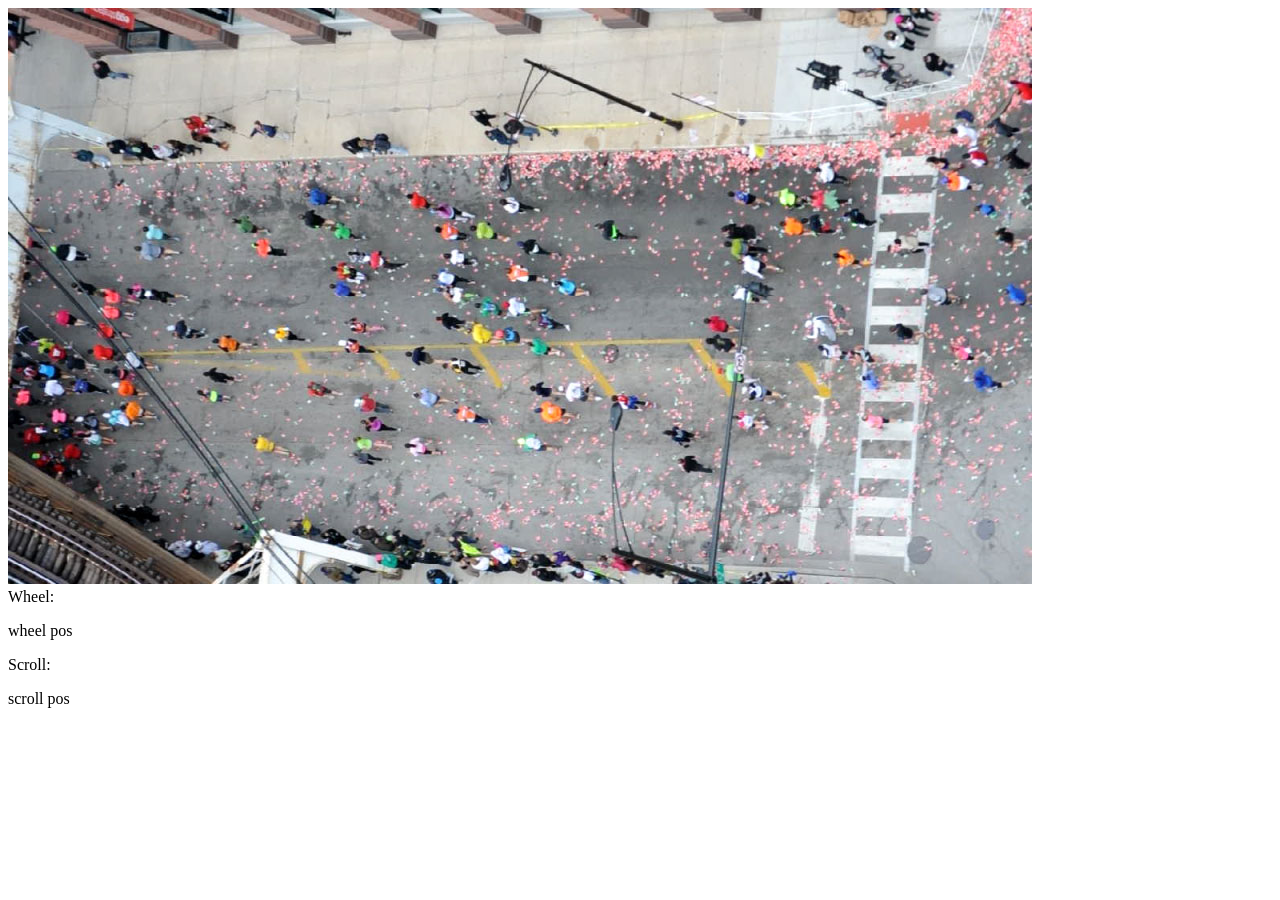
<file: stopMotionScrollBar/imageSequence/index.html>
<!DOCTYPE html>
<html lang="en">

<head>
    <meta charset="UTF-8">

    <title>Scroll controlled image sequence</title>

    <!-- STYLE -->
    <link href="css/main.css" rel="stylesheet" type="text/css">

</head>

<body>

    <img id="animation1" class="imagePlaceHolder">


    <div>
        Wheel:
        <p id="wheelPos">wheel pos</p>
        Scroll:
        <p id="scrollPos">scroll pos</p>
    </div>



    <script src="src/scrollCatcher.js "></script>
    <script src="src/imageSequence.js "></script>

    <!-- THIS IS THE FILE YOU NEED TO CHANGE-->
    <script src="src/mediaControl.js "></script>

</body>

</html>
</file>
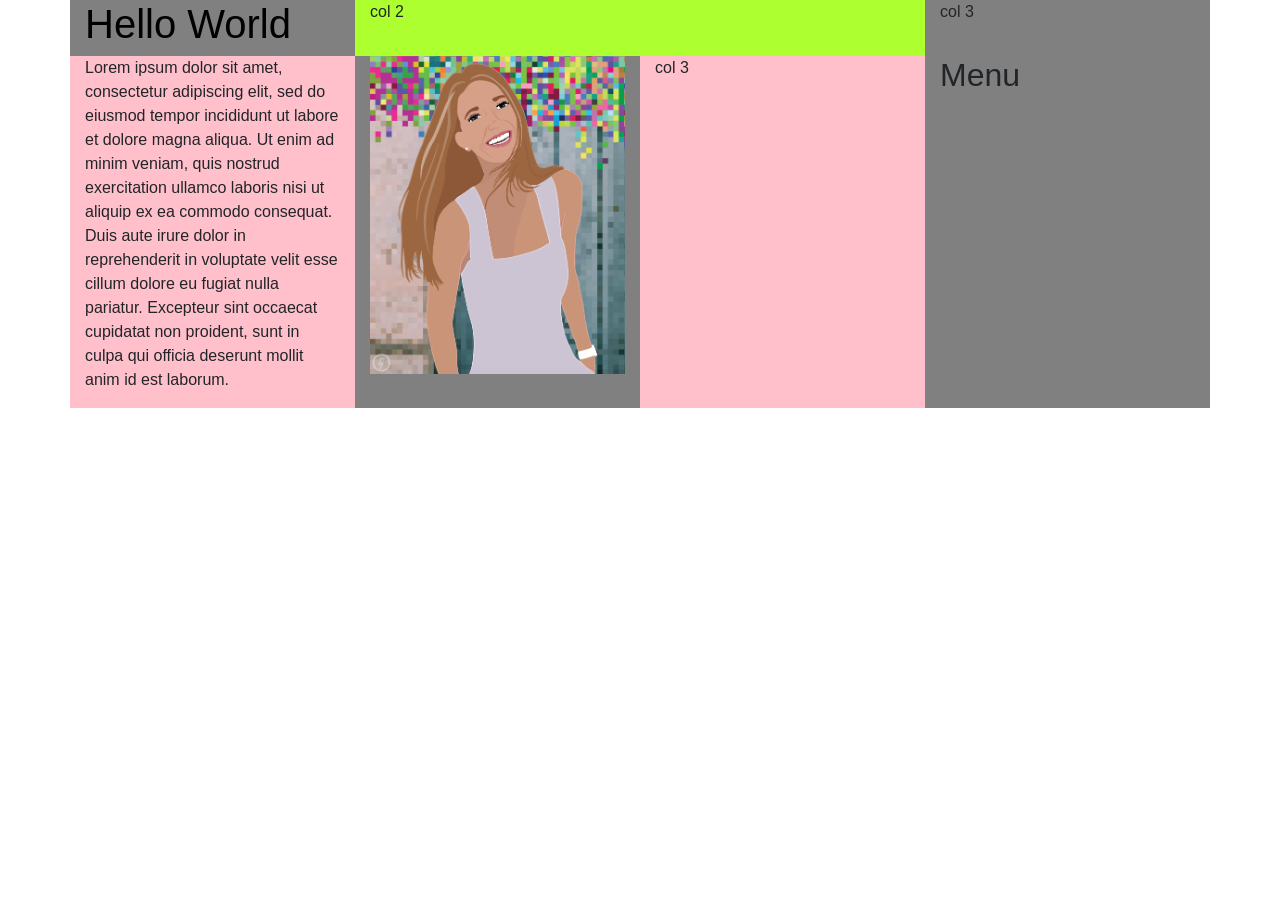
<file: Grids/grids.html>
<!DOCTYPE html>

<html>
    <head>
        <!-- css -->
        <link rel="stylesheet" href="https://stackpath.bootstrapcdn.com/bootstrap/4.4.1/css/bootstrap.min.css" integrity="sha384-Vkoo8x4CGsO3+Hhxv8T/Q5PaXtkKtu6ug5TOeNV6gBiFeWPGFN9MuhOf23Q9Ifjh" crossorigin="anonymous">
        <!-- library -->
        <script src="https://code.jquery.com/jquery-3.4.1.slim.min.js" integrity="sha384-J6qa4849blE2+poT4WnyKhv5vZF5SrPo0iEjwBvKU7imGFAV0wwj1yYfoRSJoZ+n" crossorigin="anonymous"></script>
<script src="https://cdn.jsdelivr.net/npm/popper.js@1.16.0/dist/umd/popper.min.js" integrity="sha384-Q6E9RHvbIyZFJoft+2mJbHaEWldlvI9IOYy5n3zV9zzTtmI3UksdQRVvoxMfooAo" crossorigin="anonymous"></script>
<script src="https://stackpath.bootstrapcdn.com/bootstrap/4.4.1/js/bootstrap.min.js" integrity="sha384-wfSDF2E50Y2D1uUdj0O3uMBJnjuUD4Ih7YwaYd1iqfktj0Uod8GCExl3Og8ifwB6" crossorigin="anonymous"></script>
    </head>
    
    <body>

        <div class="container">
            
            <!-- First row -->
            <div class="row">
             
                    <div class="col-sm-3" style="background: gray">
                            <h1 style="color: black">Hello World</h1>
                    </div>
                    <div class="col-6" style="background: greenyellow">
                            col 2
                    </div>
                    <div class="col-sm-3" style="background: gray">
                            col 3
                    </div>
            </div>
            
            <!-- Second row -->
            <div class="row">
               
                    <div class="col-3" style="background: pink">
                        <p>
                        Lorem ipsum dolor sit amet, consectetur adipiscing elit, sed do eiusmod tempor incididunt ut labore et dolore magna aliqua. Ut enim ad minim veniam, quis nostrud exercitation ullamco laboris nisi ut aliquip ex ea commodo consequat. Duis aute irure dolor in reprehenderit in voluptate velit esse cillum dolore eu fugiat nulla pariatur. Excepteur sint occaecat cupidatat non proident, sunt in culpa qui officia deserunt mollit anim id est laborum.
                        </p> 
                        
                        </div>
                        <div class="col-3" style="background: gray">
                            <img width="100%"src="georgia.jpg">
                        </div>
                        <div class="col-3" style="background: pink">
                                col 3
                        </div>
                        <div class="col-3" style="background: gray">
                                <h2>Menu</h2>
                            
                        </div>
            </div>
        </div>

    </body>
</html>
</file>
<file: style.css>
body {
   background-color: lightgrey;
 }

 font-family: 'Spartan', sans-serif;;
</file>
<file: animeCSS/css/myStyles.css>
.txt {
    position: relative;
    color: brown
}

.row {
    height: 40px;
    margin: 5px;
}

.row1 {
    height: 40px;
    background-color: antiquewhite;
    margin: 5px;
}

.image {
    opacity: 0.5;
}
</file>
<file: animeSVG/css/anime.css>
body {
  display: flex;
  align-items: center;
  justify-content: center;
  position: absolute;
  overflow: hidden;
  width: 100%;
  height: 100%;
}
.anim, .anim svg {
  position: relative;
  width: 100%;
  height: 100%;
}
.anim path {
  stroke-width: 2;
}
</file>
<file: stopMotionScrollBar/imageSequence/css/main.css>
.imagePlaceHolder {
    width: auto;
    position: relative;
}

.animationSection {
    width: 100%;
    height: 1700px;
}
</file>
